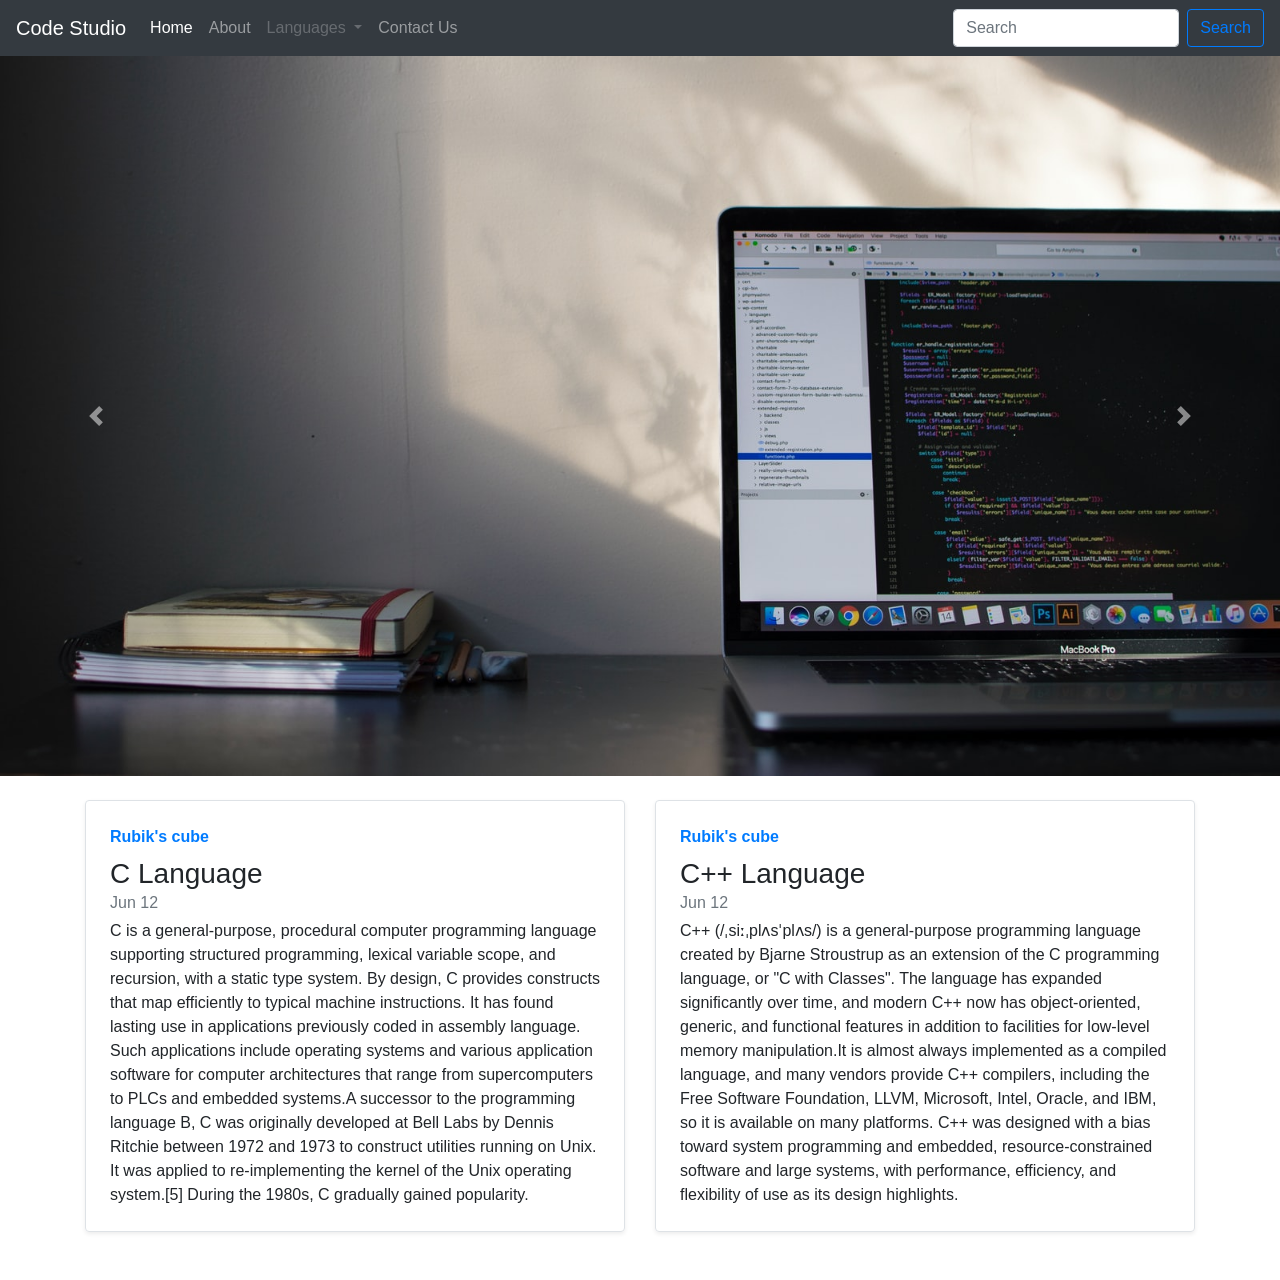
<file: index.html>
<!DOCTYPE html>
<html lang="en">

<head>
  <meta charset="UTF-8">
  <meta name="viewport" content="width=device-width, initial-scale=1.0">
  <title>Code Studio - A Place For Programmers</title>
  <link rel="shortcut icon" href="./images/Fav.PNG" type="image/x-icon">
  <link rel="stylesheet" href="https://stackpath.bootstrapcdn.com/bootstrap/4.5.2/css/bootstrap.min.css"
    integrity="sha384-JcKb8q3iqJ61gNV9KGb8thSsNjpSL0n8PARn9HuZOnIxN0hoP+VmmDGMN5t9UJ0Z" crossorigin="anonymous">
  <meta name="google-site-verification" content="svL5Crapd3vnTDCzEehqaEfSQjbjD9jYK0GRDinA4LE" />
  <meta name="description" content="Welcome to Code Studio
This website is about Programming/Coding. Here on this website there will be  information about Programming/Coding.I have Youtube channel about how to write code.This website is for my youtube channel.Here on this website i will post information about c language, c++ language and etc. ">
</head>

<body>
  <nav class="navbar navbar-expand-lg navbar-dark bg-dark">
    <a class="navbar-brand" href="./index.html">Code Studio</a>
    <button class="navbar-toggler" type="button" data-toggle="collapse" data-target="#navbarSupportedContent"
      aria-controls="navbarSupportedContent" aria-expanded="false" aria-label="Toggle navigation">
      <span class="navbar-toggler-icon"></span>
    </button>

    <div class="collapse navbar-collapse" id="navbarSupportedContent">
      <ul class="navbar-nav mr-auto">
        <li class="nav-item active">
          <a class="nav-link" href="./index.html">Home<span class="sr-only">(current)</span></a>
        </li>
        <li class="nav-item">
          <a class="nav-link" href="./html/about.html">About<span class="sr-only">(current)</span></a>
        </li>
        <li class="nav-item dropdown">
          <a class="nav-link dropdown-toggle disabled" href="#" id="navbarDropdown" role="button" data-toggle="dropdown"
            aria-haspopup="true" aria-expanded="false">
            Languages
          </a>
          <div class="dropdown-menu" aria-labelledby="navbarDropdown">
            <a class="dropdown-item" href="#">C</a>
            <a class="dropdown-item" href="#">C++</a>
            <div class="dropdown-divider"></div>
            <a class="dropdown-item" href="#">Java</a>
          </div>
        </li>
        <li class="nav-item">
          <a class="nav-link" href="./contactForm/contact.html">Contact Us<span class="sr-only">(current)</span></a>
        </li>
      </ul>
      <form class="form-inline my-2 my-lg-0">
        <input class="form-control mr-sm-2" type="search" placeholder="Search" aria-label="Search">
        <button class="btn btn-outline-primary my-2 my-sm-0" type="submit">Search</button>
      </form>
    </div>
  </nav>
  <div id="carouselExampleControls" class="carousel slide" data-ride="carousel">
    <div class="carousel-inner">
      <div class="carousel-item active">
        <img src="./images/card1.jfif" class="d-block w-100" alt="...">
      </div>
      <div class="carousel-item">
        <img src="./images/card2.jfif" class="d-block w-100" alt="...">
      </div>
      <div class="carousel-item">
        <img src="./images/card3.jfif" class="d-block w-100" alt="...">
      </div>
    </div>
    <a class="carousel-control-prev" href="#carouselExampleControls" role="button" data-slide="prev">
      <span class="carousel-control-prev-icon" aria-hidden="true"></span>
      <span class="sr-only">Previous</span>
    </a>
    <a class="carousel-control-next" href="#carouselExampleControls" role="button" data-slide="next">
      <span class="carousel-control-next-icon" aria-hidden="true"></span>
      <span class="sr-only">Next</span>
    </a>
  </div>
  <div class="container my-4">
    <div class="row mb-2">
      <div class="col-md-6">
        <div
          class="row no-gutters border rounded overflow-hidden flex-md-row mb-4 shadow-sm h-md-250 position-relative">
          <div class="col p-4 d-flex flex-column position-static">
            <strong class="d-inline-block mb-2 text-primary">Rubik's cube</strong>
            <h3 class="mb-0">C Language</h3>
            <div class="mb-1 text-muted">Jun 12</div>
            <p class="card-text mb-auto">C is a general-purpose, procedural computer programming language supporting
              structured programming, lexical variable scope, and recursion, with a static type system. By design, C
              provides constructs that map efficiently to typical machine instructions.
              It has found lasting use in applications previously coded in assembly language. Such applications include
              operating systems and various application software for computer architectures that range from
              supercomputers to PLCs and embedded systems.A successor to the programming language B, C was originally
              developed at Bell Labs by Dennis Ritchie between 1972 and 1973 to construct utilities running on Unix.
              It was applied to re-implementing the kernel of the Unix operating system.[5] During the 1980s, C gradually gained popularity.
            </p>
          </div>

        </div>
      </div>
      <div class="col-md-6">
        <div
          class="row no-gutters border rounded overflow-hidden flex-md-row mb-4 shadow-sm h-md-250 position-relative">
          <div class="col p-4 d-flex flex-column position-static">
            <strong class="d-inline-block mb-2 text-primary">Rubik's cube</strong>
            <h3 class="mb-0">C++ Language</h3>
            <div class="mb-1 text-muted">Jun 12</div>
            <p class="mb-auto">C++ (/ˌsiːˌplʌsˈplʌs/) is a general-purpose programming language created by Bjarne
              Stroustrup as an extension of the C programming language, or "C with Classes". The language has expanded
              significantly over time, and modern C++ now has object-oriented, generic, and functional features in
              addition to facilities for low-level memory manipulation.It is almost always implemented as a compiled
              language, and many vendors provide C++ compilers, including the Free Software Foundation, LLVM, Microsoft,
              Intel, Oracle, and IBM, so it is available on many platforms.
              C++ was designed with a bias toward system programming and embedded, resource-constrained software and
              large systems, with performance, efficiency, and flexibility of use as its design highlights. </p>
          </div>
        </div>
      </div>
    </div>
  </div>
  <script src="https://code.jquery.com/jquery-3.5.1.slim.min.js"
    integrity="sha384-DfXdz2htPH0lsSSs5nCTpuj/zy4C+OGpamoFVy38MVBnE+IbbVYUew+OrCXaRkfj"
    crossorigin="anonymous"></script>
  <script src="https://cdn.jsdelivr.net/npm/popper.js@1.16.1/dist/umd/popper.min.js"
    integrity="sha384-9/reFTGAW83EW2RDu2S0VKaIzap3H66lZH81PoYlFhbGU+6BZp6G7niu735Sk7lN"
    crossorigin="anonymous"></script>
  <script src="https://stackpath.bootstrapcdn.com/bootstrap/4.5.2/js/bootstrap.min.js"
    integrity="sha384-B4gt1jrGC7Jh4AgTPSdUtOBvfO8shuf57BaghqFfPlYxofvL8/KUEfYiJOMMV+rV"
    crossorigin="anonymous"></script>
</body>

</html>
</file>
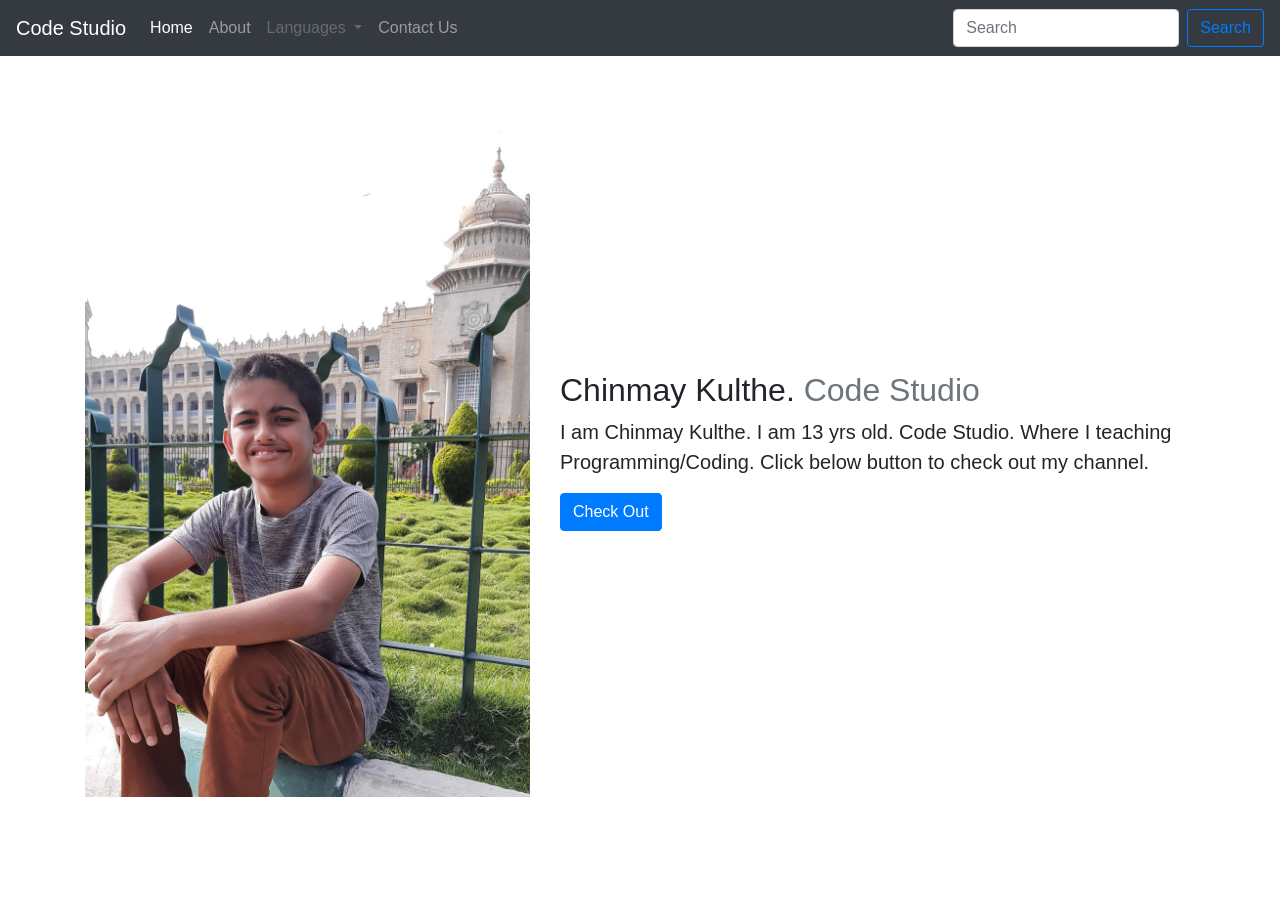
<file: html/about.html>
<!DOCTYPE html>
<html lang="en">
<head>
    <meta charset="UTF-8">
    <meta name="viewport" content="width=device-width, initial-scale=1.0">
    <title>About</title>
    <link rel="shortcut icon" href="../images/Fav.PNG" type="image/x-icon">
    <link rel="stylesheet" href="https://stackpath.bootstrapcdn.com/bootstrap/4.5.2/css/bootstrap.min.css" integrity="sha384-JcKb8q3iqJ61gNV9KGb8thSsNjpSL0n8PARn9HuZOnIxN0hoP+VmmDGMN5t9UJ0Z" crossorigin="anonymous">
</head>
<body>
    <nav class="navbar navbar-expand-lg navbar-dark bg-dark">
        <a class="navbar-brand" href="../index.html">Code Studio</a>
        <button class="navbar-toggler" type="button" data-toggle="collapse" data-target="#navbarSupportedContent" aria-controls="navbarSupportedContent" aria-expanded="false" aria-label="Toggle navigation">
          <span class="navbar-toggler-icon"></span>
        </button>
      
        <div class="collapse navbar-collapse" id="navbarSupportedContent">
          <ul class="navbar-nav mr-auto">
            <li class="nav-item active">
              <a class="nav-link" href="../index.html">Home<span class="sr-only">(current)</span></a>
            </li>
            <li class="nav-item">
              <a class="nav-link" href="./about.html">About<span class="sr-only">(current)</span></a>
            </li>
            <li class="nav-item dropdown">
              <a class="nav-link dropdown-toggle disabled" href="#" id="navbarDropdown" role="button" data-toggle="dropdown" aria-haspopup="true" aria-expanded="false">
               Languages
              </a>
              <div class="dropdown-menu" aria-labelledby="navbarDropdown">
                <a class="dropdown-item" href="#">C</a>
                <a class="dropdown-item" href="#">C++</a>
                <div class="dropdown-divider"></div>
                <a class="dropdown-item" href="#">Java</a>
              </div>
            </li>
            <li class="nav-item">
              <a class="nav-link" href="../contactForm/contact.html">Contact Us<span class="sr-only">(current)</span></a>
            </li>
          </ul>
          <form class="form-inline my-2 my-lg-0">
            <input class="form-control mr-sm-2" type="search" placeholder="Search" aria-label="Search">
            <button class="btn btn-outline-primary my-2 my-sm-0" type="submit">Search</button>
          </form>
        </div>
      </nav>
      

      <div class="container my-4">
        <div class="row featurette d-flex justify-content-center align-items-center">
            <div class="col-md-7 order-md-2">
                <h2 class="featurette-heading">Chinmay Kulthe. <span class="text-muted">Code Studio</span></h2>
                <p class="lead">I am Chinmay Kulthe. I am 13 yrs old. Code Studio. Where I teaching Programming/Coding. Click below button to check out my channel.
                </p>
               
                <a href="" class="btn btn-primary">Check Out</a>
              </div>
                 
            <div class="col-md-5 order-md-1">
                <img class="bd-placeholder-img bd-placeholder-img-lg featurette-image img-fluid mx-auto my-4" src="../images/about.jpg" alt="">
            </div>
        </div>
    <!-- Optional JavaScript -->
    <!-- jQuery first, then Popper.js, then Bootstrap JS -->
    <script src="https://code.jquery.com/jquery-3.5.1.slim.min.js" integrity="sha384-DfXdz2htPH0lsSSs5nCTpuj/zy4C+OGpamoFVy38MVBnE+IbbVYUew+OrCXaRkfj" crossorigin="anonymous"></script>
    <script src="https://cdn.jsdelivr.net/npm/popper.js@1.16.0/dist/umd/popper.min.js" integrity="sha384-Q6E9RHvbIyZFJoft+2mJbHaEWldlvI9IOYy5n3zV9zzTtmI3UksdQRVvoxMfooAo" crossorigin="anonymous"></script>
    <script src="https://stackpath.bootstrapcdn.com/bootstrap/4.5.0/js/bootstrap.min.js" integrity="sha384-OgVRvuATP1z7JjHLkuOU7Xw704+h835Lr+6QL9UvYjZE3Ipu6Tp75j7Bh/kR0JKI" crossorigin="anonymous"></script>



</div>
<script src="https://code.jquery.com/jquery-3.5.1.slim.min.js" integrity="sha384-DfXdz2htPH0lsSSs5nCTpuj/zy4C+OGpamoFVy38MVBnE+IbbVYUew+OrCXaRkfj" crossorigin="anonymous"></script>
<script src="https://cdn.jsdelivr.net/npm/popper.js@1.16.1/dist/umd/popper.min.js" integrity="sha384-9/reFTGAW83EW2RDu2S0VKaIzap3H66lZH81PoYlFhbGU+6BZp6G7niu735Sk7lN" crossorigin="anonymous"></script>
<script src="https://stackpath.bootstrapcdn.com/bootstrap/4.5.2/js/bootstrap.min.js" integrity="sha384-B4gt1jrGC7Jh4AgTPSdUtOBvfO8shuf57BaghqFfPlYxofvL8/KUEfYiJOMMV+rV" crossorigin="anonymous"></script>
</body>
</html>
</file>
